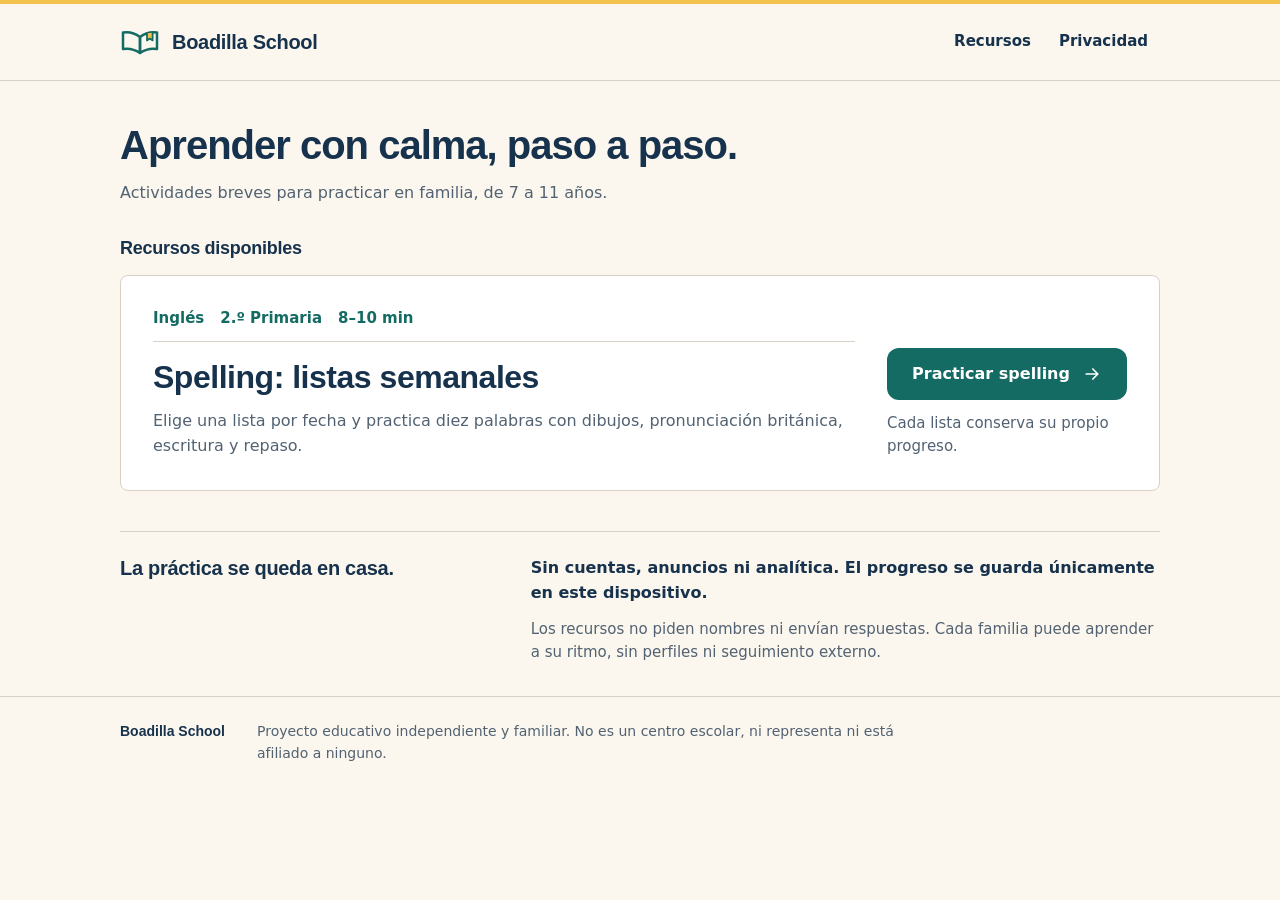
<file: index.html>
<!DOCTYPE html>
<html lang="es">
<head>
  <meta charset="utf-8">
  <meta http-equiv="Content-Security-Policy" content="default-src 'none'; style-src 'self'; img-src 'self'; font-src 'self'; connect-src 'none'; media-src 'none'; object-src 'none'; frame-src 'none'; script-src 'none'; form-action 'none'; base-uri 'none'">
  <meta name="viewport" content="width=device-width, initial-scale=1">
  <meta name="description" content="Boadilla School reúne recursos educativos breves, claros y respetuosos para aprender en familia.">
  <meta name="referrer" content="no-referrer">
  <meta name="theme-color" content="#FBF7EE">
  <meta property="og:title" content="Boadilla School · Recursos para aprender en familia">
  <meta property="og:description" content="Actividades educativas breves y claras para niñas y niños de 7 a 11 años.">
  <meta property="og:type" content="website">
  <meta property="og:locale" content="es_ES">
  <meta property="og:site_name" content="Boadilla School">
  <meta property="og:url" content="https://boadillaschool.github.io/">
  <link rel="canonical" href="https://boadillaschool.github.io/">
  <link rel="icon" href="./favicon.svg" type="image/svg+xml">
  <link rel="stylesheet" href="./styles.css">
  <title>Boadilla School · Recursos para aprender en familia</title>
</head>
<body>
  <a class="skip-link" href="#contenido">Saltar al contenido</a>

  <header class="site-header">
    <div class="site-header__inner page-shell">
      <a class="brand" href="./" aria-label="Boadilla School, inicio">
        <svg class="brand__mark" viewBox="0 0 40 32" width="40" height="32" aria-hidden="true">
          <path d="M3 6.5c6-1.1 11.6.4 17 4.5v16c-5.2-3.6-10.8-5-17-4V6.5Z" fill="none" stroke="#146B63" stroke-width="2.5" stroke-linecap="round" stroke-linejoin="round"/>
          <path d="M37 6.5c-6-1.1-11.6.4-17 4.5v16c5.2-3.6 10.8-5 17-4V6.5Z" fill="none" stroke="#146B63" stroke-width="2.5" stroke-linecap="round" stroke-linejoin="round"/>
          <path d="M27 7.2v7.2l2.8-1.8 2.8 1.8V6.8" fill="#F2C14E" stroke="#146B63" stroke-width="1.8" stroke-linecap="round" stroke-linejoin="round"/>
        </svg>
        <span class="brand__name">Boadilla School</span>
      </a>

      <nav class="primary-nav" aria-label="Navegación principal">
        <ul>
          <li><a href="#recursos">Recursos</a></li>
          <li><a href="#privacidad">Privacidad</a></li>
        </ul>
      </nav>
    </div>
  </header>

  <main id="contenido" tabindex="-1">
    <header class="intro page-shell">
      <h1>Aprender con calma, paso a paso.</h1>
      <p class="intro__lede">Actividades breves para practicar en familia, de 7 a 11 años.</p>
    </header>

    <section class="resources-section page-shell" id="recursos" aria-labelledby="resources-title">
      <div class="section-heading">
        <h2 id="resources-title">Recursos disponibles</h2>
      </div>

      <div class="resource-list">
        <article class="resource-card" id="ingles" aria-labelledby="spelling-title">
          <div class="resource-card__content">
            <!-- Explicit list semantics help VoiceOver when CSS hides list markers. -->
            <!-- [html-validate-disable-next no-redundant-role] -->
            <ul class="resource-card__meta" role="list" aria-label="Materia, nivel y duración">
              <li>Inglés</li>
              <li>2.º Primaria</li>
              <li>8–10 min</li>
            </ul>
            <h3 id="spelling-title"><span lang="en">Spelling</span>: listas semanales</h3>
            <p id="spelling-description">Elige una lista por fecha y practica diez palabras con dibujos, pronunciación británica, escritura y repaso.</p>
          </div>
          <div class="resource-card__action">
            <a class="button button--primary resource-link" href="/spelling/" aria-describedby="spelling-description">
              <span>Practicar <span lang="en">spelling</span></span>
              <svg viewBox="0 0 24 24" width="20" height="20" aria-hidden="true" focusable="false">
                <path d="M5 12h14m-6-6 6 6-6 6" fill="none" stroke="currentColor" stroke-width="2" stroke-linecap="round" stroke-linejoin="round"/>
              </svg>
            </a>
            <p class="resource-card__note">Cada lista conserva su propio progreso.</p>
          </div>
        </article>
      </div>
    </section>

    <section class="privacy-section page-shell" id="privacidad" aria-labelledby="privacy-title">
      <h2 id="privacy-title">La práctica se queda en casa.</h2>
      <div class="privacy-section__copy">
        <p class="privacy-promise">Sin cuentas, anuncios ni analítica. El progreso se guarda únicamente en este dispositivo.</p>
        <p>Los recursos no piden nombres ni envían respuestas. Cada familia puede aprender a su ritmo, sin perfiles ni seguimiento externo.</p>
      </div>
    </section>
  </main>

  <footer class="site-footer">
    <div class="site-footer__inner page-shell">
      <p class="site-footer__brand">Boadilla School</p>
      <p>Proyecto educativo independiente y familiar. No es un centro escolar, ni representa ni está afiliado a ninguno.</p>
    </div>
  </footer>
</body>
</html>
</file>
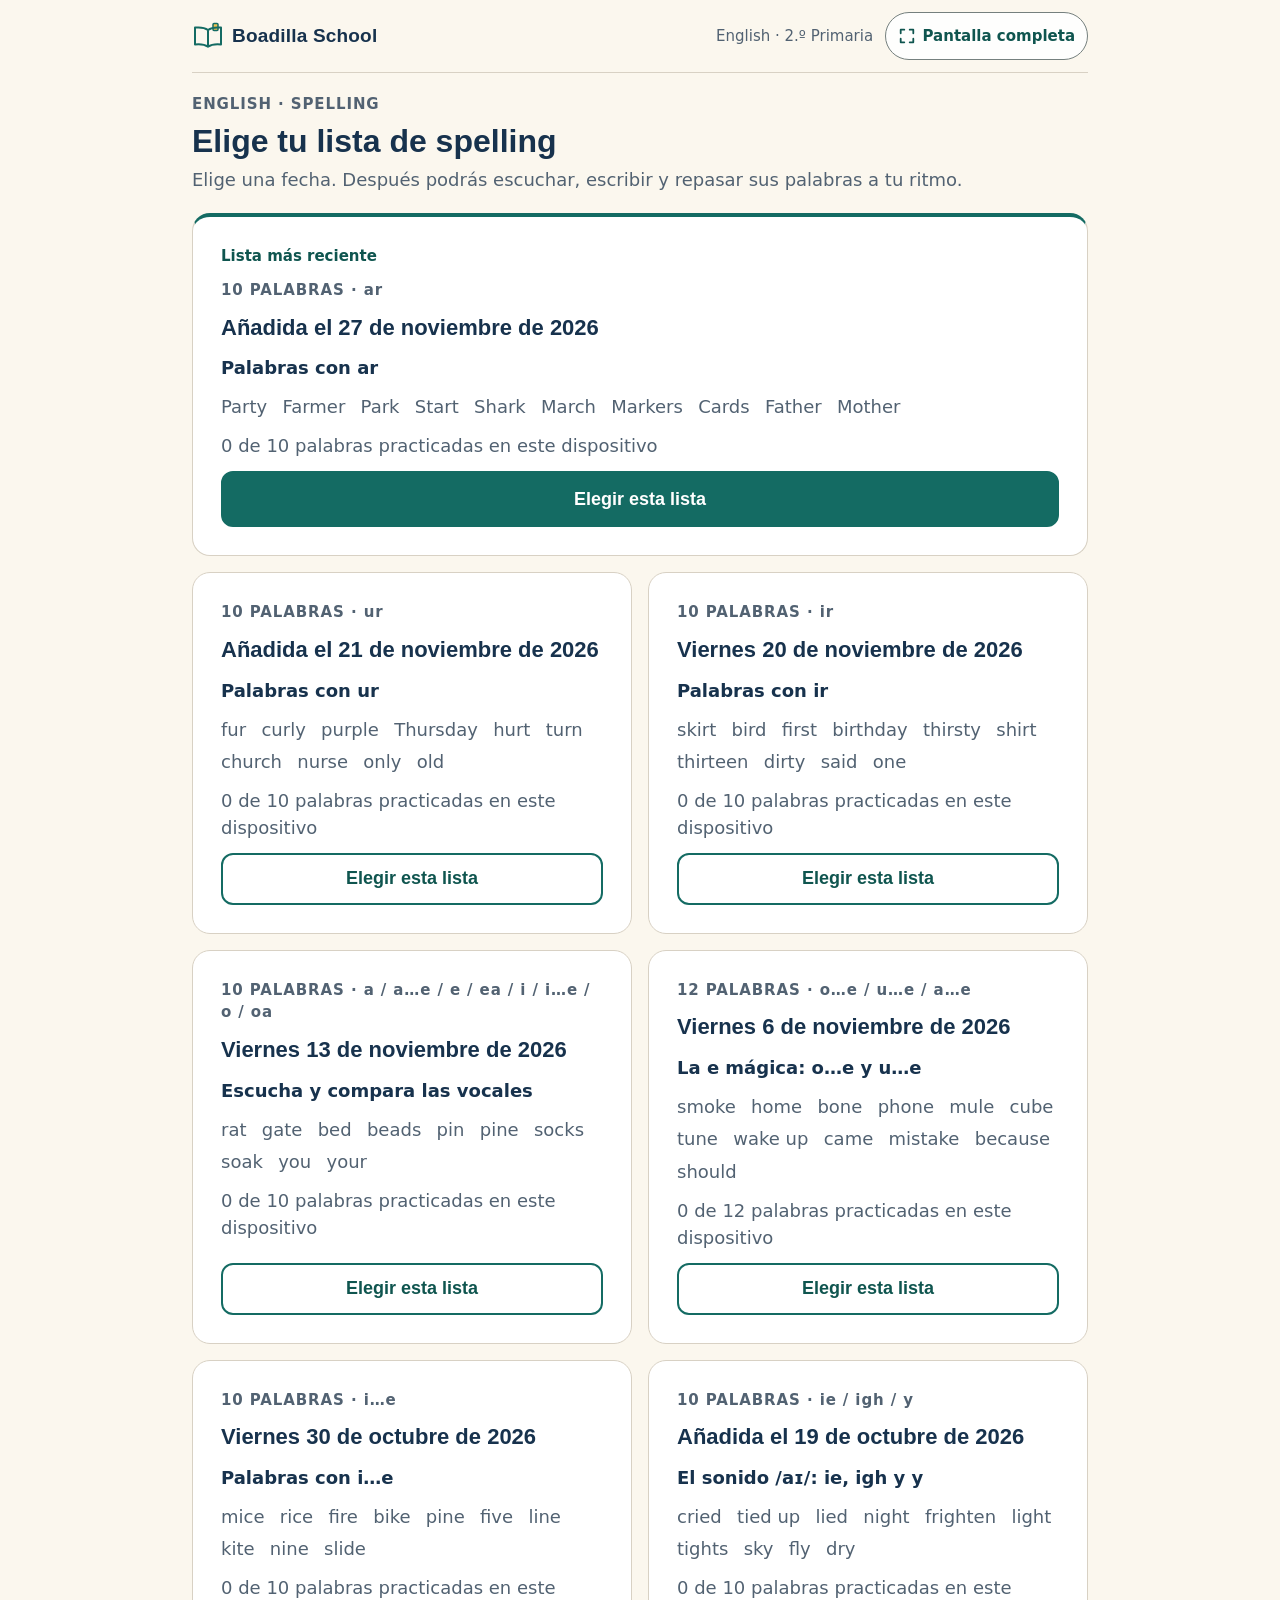
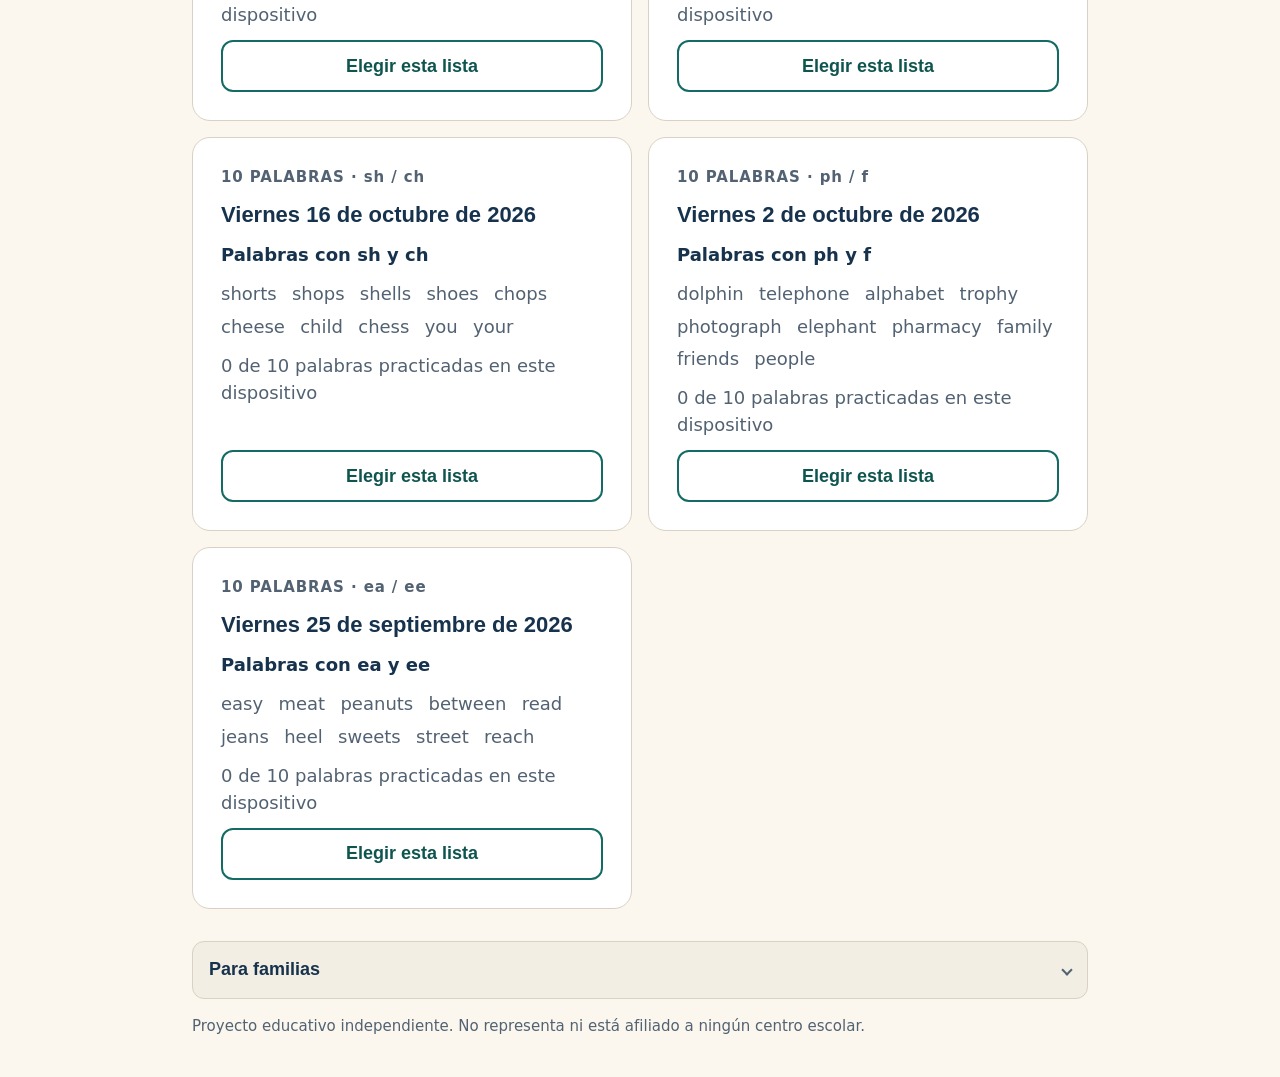
<file: spelling/index.html>
<!DOCTYPE html>
<html lang="es">
<head>
  <meta charset="utf-8">
  <meta name="viewport" content="width=device-width, initial-scale=1, viewport-fit=cover">
  <meta http-equiv="Content-Security-Policy" content="default-src 'self'; script-src 'self'; style-src 'self'; img-src 'self' data:; media-src 'self'; connect-src 'none'; object-src 'none'; base-uri 'none'; form-action 'self'">
  <meta name="referrer" content="no-referrer">
  <meta name="robots" content="noindex,nofollow,noarchive">
  <meta name="color-scheme" content="light">
  <meta name="theme-color" content="#FBF7EE">
  <meta name="description" content="Boadilla School: elige tu lista semanal de spelling y practica inglés con dibujos, pronunciación y escritura.">
  <title>Boadilla School · Spelling</title>
  <link rel="icon" href="data:,">
  <link rel="stylesheet" href="styles.css">
  <link rel="canonical" href="https://boadillaschool.github.io/spelling/">
  <script type="module" src="site-routing.js"></script>
  <script type="module" src="app.js"></script>
</head>
<body>
  <a class="skip-link" href="#main">Saltar al contenido</a>
  <div class="app" id="app">
    <header class="brand-bar">
      <a class="lockup" href="/" aria-label="Boadilla School, inicio">
        <svg class="lockup-mark" viewBox="0 0 32 28" width="32" height="28" aria-hidden="true" focusable="false">
          <rect class="lockup-tab" x="21" y="1.5" width="5" height="7" rx="1" stroke="currentColor" stroke-width="1.5"/>
          <path d="M16 8C13 5.8 8.5 5 3 5.6V22.4C8.5 21.8 13 22.6 16 24.8C19 22.6 23.5 21.8 29 22.4V5.6C23.5 5 19 5.8 16 8ZM16 8V24.8" fill="none" stroke="currentColor" stroke-width="2" stroke-linecap="round" stroke-linejoin="round"/>
        </svg>
        <span class="wordmark">Boadilla School</span>
      </a>
      <div class="brand-actions">
        <p class="brand-context">English · 2.º Primaria</p>
        <button type="button" class="fullscreen-toggle" id="fullscreen-toggle" aria-label="Activar pantalla completa" aria-pressed="false" hidden>
          <svg class="icon" viewBox="0 0 20 20" width="18" height="18" aria-hidden="true" focusable="false">
            <path d="M7 3H3v4M13 3h4v4M7 17H3v-4M13 17h4v-4" fill="none" stroke="currentColor" stroke-width="2" stroke-linecap="round" stroke-linejoin="round"/>
          </svg>
          <span>Pantalla completa</span>
        </button>
      </div>
    </header>

    <div class="screen-head" id="screen-head">
      <button type="button" class="back" id="back" hidden>
        <svg class="icon" viewBox="0 0 16 16" width="16" height="16" aria-hidden="true" focusable="false">
          <path d="M10 3 5 8l5 5" fill="none" stroke="currentColor" stroke-width="2" stroke-linecap="round" stroke-linejoin="round"/>
        </svg>
        <span>Inicio</span>
      </button>
      <p class="eyebrow" id="eyebrow">ENGLISH · SPELLING</p>
      <h1 id="screen-title" tabindex="-1">Elige tu lista de spelling</h1>
      <p class="module-intro" id="module-intro">Elige una fecha para practicar sus palabras.</p>
      <a class="list-picker" id="list-picker" href="./" hidden>Elegir otra lista</a>
    </div>

    <div class="progress-strip" id="progress-strip" hidden>
      <label for="progress" id="progress-label">Progreso</label>
      <progress id="progress" max="10" value="0"></progress>
    </div>

    <main id="main" class="main" tabindex="-1">
      <p class="loading">Cargando…</p>
    </main>

    <div class="actions-area" id="dock"></div>

    <div class="notices">
      <p id="audio-note" class="note" hidden></p>
      <p id="storage-note" class="note" hidden></p>
      <p id="feedback" class="sr-only" role="status" aria-live="polite" aria-atomic="true"></p>
    </div>
  </div>

  <noscript>
    <p class="noscript">Esta aplicación necesita JavaScript activado para funcionar. Actívalo en tu navegador y recarga la página.</p>
  </noscript>
</body>
</html>
</file>
<file: styles.css>
/* Boadilla School: the same book, petrol, ivory and gold; a shorter path to practice. */
:root {
  color-scheme: light;
  --canvas: #FBF7EE;
  --surface: #FFFFFF;
  --ink: #17324D;
  --muted: #526272;
  --petrol: #146B63;
  --petrol-pressed: #0F554F;
  --gold: #F2C14E;
  --warm-neutral: #F3EEE3;
  --quiet-rule: #D8D1C4;
  --heading-font: ui-rounded, "Arial Rounded MT Bold", "Trebuchet MS", sans-serif;
  --body-font: system-ui, -apple-system, BlinkMacSystemFont, "Segoe UI", Arial, sans-serif;
  /* A 4px rhythm, independent of text size so enlarged text keeps its usable measure. */
  --space-1: 4px;
  --space-2: 8px;
  --space-3: 12px;
  --space-4: 16px;
  --space-5: 20px;
  --space-6: 24px;
  --space-8: 32px;
  --space-10: 40px;
  --space-12: 48px;
  --page-gutter: 16px;
  --page-width: 1040px;
  --radius-paper: 8px;
  --radius-control: 12px;
}

*,
*::before,
*::after {
  box-sizing: border-box;
}

html {
  background: var(--canvas);
  scroll-padding-block: var(--space-6);
  scrollbar-color: var(--petrol) var(--canvas);
}

body {
  margin: 0;
  background: var(--canvas);
  color: var(--ink);
  font-family: var(--body-font);
  font-size: 1rem;
  line-height: 1.55;
  overflow-wrap: break-word;
  text-rendering: optimizeLegibility;
}

::selection {
  background: var(--gold);
  color: var(--ink);
}

svg {
  display: block;
  max-width: 100%;
}

p,
h1,
h2,
h3 {
  margin: 0;
}

h1,
h2,
h3 {
  font-family: var(--heading-font);
  line-height: 1.2;
  text-wrap: balance;
}

h1 {
  margin-bottom: var(--space-3);
  font-size: 1.75rem;
  letter-spacing: -0.025em;
}

h2 {
  font-size: 1.25rem;
  letter-spacing: -0.015em;
}

h3 {
  font-size: 1.5rem;
  letter-spacing: -0.015em;
}

a {
  color: var(--petrol);
  text-decoration-thickness: 0.1em;
  text-underline-offset: 0.2em;
}

a:hover {
  color: var(--petrol-pressed);
}

:focus-visible {
  outline: 3px solid var(--ink);
  outline-offset: 4px;
}

main:focus {
  outline: none;
}

.page-shell {
  width: min(100% - var(--page-gutter) * 2, var(--page-width));
  margin-inline: auto;
}

.skip-link {
  position: fixed;
  z-index: 20;
  top: var(--space-2);
  left: max(var(--space-2), env(safe-area-inset-left));
  display: inline-flex;
  max-width: calc(100% - var(--space-4));
  min-height: 48px;
  align-items: center;
  padding: var(--space-3) var(--space-4);
  border-radius: var(--radius-control);
  background: var(--ink);
  color: var(--surface);
  font-weight: 700;
  transform: translateY(-160%);
}

.skip-link:focus {
  color: var(--surface);
  transform: translateY(0);
}

.site-header {
  border-top: 4px solid var(--gold);
  border-bottom: 1px solid var(--quiet-rule);
}

.site-header__inner {
  display: flex;
  min-height: 76px;
  flex-wrap: wrap;
  align-items: center;
  justify-content: space-between;
  gap: var(--space-2) var(--space-6);
  padding-block: var(--space-2);
}

.brand {
  display: inline-flex;
  min-height: 48px;
  max-width: 100%;
  align-items: center;
  gap: var(--space-3);
  color: var(--ink);
  font-family: var(--heading-font);
  font-size: 1.25rem;
  font-weight: 800;
  letter-spacing: -0.015em;
  text-decoration: none;
}

.brand:hover {
  color: var(--petrol);
}

.brand__mark {
  flex: 0 0 auto;
}

.brand__name {
  min-width: 0;
}

.primary-nav ul {
  display: flex;
  flex-wrap: wrap;
  gap: var(--space-1);
  margin: 0;
  padding: 0;
  list-style: none;
}

.primary-nav a {
  display: flex;
  min-height: 48px;
  align-items: center;
  padding: var(--space-2) var(--space-3);
  border-radius: var(--radius-paper);
  color: var(--ink);
  font-size: 0.9375rem;
  font-weight: 700;
  text-decoration: none;
}

.primary-nav a:hover,
.primary-nav a:active {
  background: var(--warm-neutral);
  color: var(--petrol-pressed);
  text-decoration: underline;
}

.intro {
  padding-block: var(--space-6);
}

.intro__lede {
  max-width: 68ch;
  color: var(--muted);
  text-wrap: pretty;
}

.resources-section {
  padding-bottom: var(--space-8);
}

.section-heading {
  margin-bottom: var(--space-4);
}

.section-heading h2 {
  font-size: 1.125rem;
}

/* A linear catalogue also works when another finished resource is added. */
.resource-list {
  display: grid;
  gap: var(--space-6);
}

.resource-card {
  display: grid;
  grid-template-columns: minmax(0, 1fr);
  align-items: end;
  gap: var(--space-5) var(--space-8);
  padding: var(--space-5);
  border: 1px solid var(--quiet-rule);
  border-radius: var(--radius-paper);
  background: var(--surface);
}

.resource-card__content,
.resource-card__action {
  min-width: 0;
}

.resource-card__meta {
  display: flex;
  flex-wrap: wrap;
  gap: var(--space-1) var(--space-4);
  margin: 0 0 var(--space-4);
  padding: 0 0 var(--space-3);
  border-bottom: 1px solid var(--quiet-rule);
  color: var(--petrol);
  font-size: 0.9375rem;
  font-weight: 700;
  line-height: 1.4;
  list-style: none;
}

.resource-card h3 {
  margin-bottom: var(--space-3);
}

.resource-card__content > p {
  max-width: 68ch;
  color: var(--muted);
  text-wrap: pretty;
}

.resource-card__action {
  display: flex;
  flex-direction: column;
  align-items: stretch;
  gap: var(--space-3);
}

.resource-card__note {
  max-width: 30ch;
  color: var(--muted);
  font-size: 0.9375rem;
}

.button {
  display: inline-flex;
  min-width: 48px;
  min-height: 52px;
  max-width: 100%;
  align-items: center;
  justify-content: center;
  gap: var(--space-3);
  padding: var(--space-3) var(--space-4);
  border: 2px solid transparent;
  border-radius: var(--radius-control);
  font-size: 1rem;
  font-weight: 700;
  line-height: 1.4;
  text-align: center;
  text-decoration: none;
}

.button > span {
  min-width: 0;
}

.button > svg {
  flex: 0 0 auto;
}

.button--primary {
  background: var(--petrol);
  color: var(--surface);
}

.button--primary:hover {
  background: var(--petrol-pressed);
  color: var(--surface);
}

.button--primary:active {
  border-color: var(--ink);
  background: var(--petrol-pressed);
}

/* Trust information follows the activity, without competing paper panels. */
.privacy-section {
  display: flex;
  flex-wrap: wrap;
  gap: var(--space-4) var(--space-8);
  padding-block: var(--space-6) var(--space-8);
  border-top: 1px solid var(--quiet-rule);
}

.privacy-section h2 {
  flex: 1 1 16rem;
}

.privacy-section__copy {
  flex: 2 1 24rem;
  min-width: 0;
  max-width: 68ch;
}

.privacy-promise {
  margin-bottom: var(--space-3);
  font-weight: 600;
}

.privacy-section__copy p:last-child {
  color: var(--muted);
  font-size: 0.9375rem;
}

.site-footer {
  border-top: 1px solid var(--quiet-rule);
}

.site-footer__inner {
  display: flex;
  flex-wrap: wrap;
  align-items: baseline;
  gap: var(--space-2) var(--space-8);
  padding-block: var(--space-6) max(var(--space-8), env(safe-area-inset-bottom));
  color: var(--muted);
  font-size: 0.875rem;
}

.site-footer__brand {
  color: var(--ink);
  font-family: var(--heading-font);
  font-weight: 800;
}

.site-footer__inner p:last-child {
  flex: 1 1 32rem;
  max-width: 75ch;
}

.error-page {
  display: flex;
  min-height: 100vh;
  min-height: 100svh;
  flex-direction: column;
}

.error-main {
  display: flex;
  flex: 1;
  align-items: center;
  padding-block: var(--space-10);
}

.error-card {
  width: min(100%, 44rem);
  padding: var(--space-5);
  border: 1px solid var(--quiet-rule);
  border-radius: var(--radius-paper);
  background: var(--surface);
}

.error-card > p {
  max-width: 60ch;
  margin-bottom: var(--space-6);
  color: var(--muted);
}

@media (min-width: 48rem) {
  :root {
    --page-gutter: 24px;
  }

  h1 {
    font-size: 2.5rem;
  }

  .intro {
    padding-block: var(--space-10) var(--space-8);
  }

  .resource-card,
  .error-card {
    padding: var(--space-8);
  }

  .resource-card h3 {
    font-size: 2rem;
  }

  .resource-card__action {
    align-items: flex-start;
  }

  .resources-section {
    padding-bottom: var(--space-10);
  }
}

@media (min-width: 64rem) {
  .resource-card {
    grid-template-columns: minmax(0, 1fr) minmax(0, 15rem);
  }

  .resource-card__action {
    align-items: stretch;
  }
}

@media (max-width: 39.99rem) {
  .primary-nav {
    width: 100%;
    border-top: 1px solid var(--quiet-rule);
  }

  .primary-nav li {
    flex: 1 1 auto;
  }

  .primary-nav a {
    justify-content: center;
  }
}

@media (max-height: 37.5rem) and (orientation: landscape) {
  .intro,
  .error-main {
    padding-block: var(--space-5);
  }
}

/* No animation or smooth scrolling: reduced-motion is also the default experience. */
@media (forced-colors: active) {
  .button {
    border-color: ButtonText;
  }
}
</file>
<file: spelling/styles.css>
/* Boadilla School visual system: shared design values first, then layout, then screens. */

:root {
  --canvas: #fbf7ee;
  --surface: #ffffff;
  --surface-2: #f3eee3;
  --ink: #17324d;
  --muted: #526272;
  --petrol: #146b63;
  --petrol-pressed: #0f554f;
  --gold: #f2c14e;
  --success: #287a52;
  --success-soft: #e4f3ea;
  --retry: #8a5a00;
  --retry-soft: #fff2c8;
  --danger: #b1433b;
  --danger-soft: #fbe8e5;
  --border: #75807e;
  --rule: #d8d1c4;
  --font-head: ui-rounded, "Arial Rounded MT Bold", "Trebuchet MS", sans-serif;
  --font-body: system-ui, -apple-system, "Segoe UI", Roboto, "Helvetica Neue", Arial, sans-serif;
  --font-word: Verdana, "DejaVu Sans", sans-serif;
  --radius-card: 18px;
  --radius-control: 12px;
  --shadow-card: 0 1px 2px rgba(23, 50, 77, 0.08), 0 8px 24px rgba(23, 50, 77, 0.07);
  --shadow-lift: 0 14px 36px rgba(23, 50, 77, 0.12);
  --sky-soft: #eaf4fb;
  --aqua-soft: #def3ef;
  --coral: #e76f51;
  --coral-soft: #fff0e8;
  --touch: 3rem;
  --gutter: 1rem;
  --visual-viewport-height: 100dvh;
  --keyboard-inset: 0px;
}

*,
*::before,
*::after {
  box-sizing: border-box;
}

[hidden] {
  display: none !important;
}

html {
  -webkit-text-size-adjust: 100%;
  text-size-adjust: 100%;
}

body {
  margin: 0;
  min-height: var(--visual-viewport-height);
  background: var(--canvas);
  color: var(--ink);
  font-family: var(--font-body);
  font-size: 1.0625rem;
  line-height: 1.5;
  overflow-wrap: anywhere;
}

h1,
h2,
h3 {
  margin: 0;
  font-family: var(--font-head);
  line-height: 1.2;
}

p {
  margin: 0;
}

button,
input,
textarea,
summary {
  font: inherit;
  color: inherit;
}

:focus-visible {
  outline: 3px solid var(--ink);
  outline-offset: 2px;
  box-shadow: 0 0 0 6px var(--gold);
}

[tabindex="-1"]:focus,
[tabindex="-1"]:focus-visible {
  outline: none;
  box-shadow: none;
}

.sr-only {
  position: absolute;
  width: 1px;
  height: 1px;
  margin: -1px;
  padding: 0;
  overflow: hidden;
  clip: rect(0, 0, 0, 0);
  white-space: nowrap;
  border: 0;
}

/* Shell: one calm column, 720px at most, exercise card 640px at most. */

.app {
  display: flex;
  flex-direction: column;
  min-height: 100vh;
  min-height: 100dvh;
  min-height: var(--visual-viewport-height);
  max-width: 64rem;
  margin-inline: auto;
  padding-left: max(var(--gutter), env(safe-area-inset-left));
  padding-right: max(var(--gutter), env(safe-area-inset-right));
  padding-bottom: calc(1.5rem + env(safe-area-inset-bottom));
}

.app > * {
  width: 100%;
  max-width: 56rem;
  margin-inline: auto;
}

.skip-link {
  position: fixed;
  z-index: 30;
  top: max(8px, env(safe-area-inset-top));
  left: max(8px, env(safe-area-inset-left));
  display: inline-flex;
  align-items: center;
  min-height: 48px;
  max-width: calc(100% - 16px);
  padding: 12px 16px;
  border-radius: var(--radius-control);
  background: var(--ink);
  color: var(--surface);
  font-weight: 700;
  transform: translateY(calc(-100% - max(8px, env(safe-area-inset-top)) - 8px));
}

.skip-link:focus {
  transform: translateY(0);
}

/* Brand bar */

.brand-bar {
  display: flex;
  flex-wrap: wrap;
  align-items: center;
  justify-content: space-between;
  gap: 0.25rem 1rem;
  padding-top: max(0.75rem, env(safe-area-inset-top));
  padding-bottom: 0.75rem;
  border-bottom: 1px solid var(--rule);
}

.lockup {
  display: flex;
  min-height: 48px;
  max-width: 100%;
  align-items: center;
  gap: 0.5rem;
  color: var(--petrol);
  text-decoration: none;
}

.lockup-mark {
  flex: none;
}

.lockup-tab {
  fill: var(--gold);
}

.wordmark {
  color: var(--ink);
  font-family: var(--font-head);
  font-size: 1.1875rem;
  font-weight: 700;
  letter-spacing: 0.01em;
}

.brand-context {
  color: var(--muted);
  font-size: 0.9375rem;
}

.brand-actions {
  display: flex;
  align-items: center;
  justify-content: flex-end;
  gap: 0.75rem;
}

.fullscreen-toggle {
  display: inline-flex;
  align-items: center;
  gap: 0.4rem;
  min-height: 3rem;
  padding: 0.35rem 0.75rem;
  border: 1px solid var(--border);
  border-radius: 999px;
  background: rgba(255, 255, 255, 0.88);
  color: var(--petrol-pressed);
  font-size: 0.9375rem;
  font-weight: 750;
  cursor: pointer;
}

.fullscreen-toggle:hover,
.fullscreen-toggle:active,
.fullscreen-toggle[aria-pressed="true"] {
  border-color: var(--petrol);
  background: var(--aqua-soft);
}

/* Screen heading */

.screen-head {
  display: grid;
  justify-items: start;
  gap: 0.375rem;
  padding-top: 1.25rem;
}

.eyebrow {
  color: var(--muted);
  font-size: 0.9375rem;
  font-weight: 700;
  letter-spacing: 0.06em;
}

.screen-head h1 {
  font-size: 1.75rem;
  color: var(--ink);
}

.module-intro {
  color: var(--muted);
}

.back {
  display: inline-flex;
  align-items: center;
  gap: 0.375rem;
  min-height: var(--touch);
  margin-bottom: 0.25rem;
  padding: 0 1rem 0 0.75rem;
  border: 1px solid var(--border);
  border-radius: var(--radius-control);
  background: var(--surface);
  font-weight: 700;
  cursor: pointer;
}

.back:hover,
.back:active {
  background: var(--surface-2);
}

.icon {
  flex: none;
}

/* Progress */

.progress-strip {
  padding-top: 1rem;
}

.progress-strip label,
.avance-line {
  display: block;
  margin-bottom: 0.375rem;
}

.progress-strip label {
  color: var(--muted);
  font-size: 0.9375rem;
  font-weight: 700;
}

progress {
  display: block;
  width: 100%;
  height: 0.75rem;
  border: 0;
  border-radius: 999px;
  background: var(--rule);
  color: var(--petrol);
  accent-color: var(--petrol);
  -webkit-appearance: none;
  appearance: none;
  overflow: hidden;
}

progress::-webkit-progress-bar {
  background: var(--rule);
}

progress::-webkit-progress-value {
  background: var(--petrol);
}

progress::-moz-progress-bar {
  background: var(--petrol);
}

.lesson-catalog {
  display: grid;
  grid-template-columns: repeat(auto-fit, minmax(min(100%, 20rem), 1fr));
  gap: 1rem;
}
.card.lesson-card {
  display: flex;
  flex-direction: column;
  gap: 0.75rem;
  width: 100%;
  max-width: none;
  min-width: 0;
  margin: 0;
  border-color: var(--rule);
  background: var(--surface);
  box-shadow: none;
}
.card.lesson-card--latest {
  grid-column: 1 / -1;
  border-top: 4px solid var(--petrol);
}
.lesson-recency {
  color: var(--petrol-pressed);
  font-size: 0.9375rem;
  font-weight: 700;
}
.lesson-card h2 { font-size: 1.375rem; line-height: 1.3; }
.lesson-topic { font-weight: 700; }
.lesson-preview { display: flex; flex-wrap: wrap; gap: 0.3em 0.85em; color: var(--muted); }
.lesson-preview span { font-family: var(--font-word); white-space: nowrap; }
.lesson-open { display: flex; align-items: center; justify-content: center; text-decoration: none; text-align: center; }
.lesson-card .lesson-open { flex: none; margin-top: auto; }
.list-picker { display: inline-flex; align-items: center; min-height: 3rem; margin-top: 0.5rem; color: var(--petrol-pressed); font-weight: 700; }
.catalog-disclaimer { margin-top: 1rem; color: var(--muted); font-size: 0.9375rem; }

.main {
  padding-top: 1.25rem;
}

.loading {
  color: var(--muted);
}

/* Feedback next to the work; system notes stay quiet */

.feedback {
  padding: 0.625rem 0.875rem;
  border-left: 4px solid var(--border);
  border-radius: var(--radius-control);
  background: var(--surface-2);
  font-size: 1rem;
}

.feedback:empty {
  display: none;
}

.feedback.is-reserved:empty {
  display: block;
  visibility: hidden;
}

.feedback.is-reserved {
  min-height: 3.5rem;
}

.feedback[data-tone="success"] {
  border-left-color: var(--success);
  background: var(--success-soft);
}

.feedback[data-tone="retry"] {
  border-left-color: var(--retry);
  background: var(--retry-soft);
}

.feedback[data-tone="blocking"] {
  border-left-color: var(--danger);
  background: var(--danger-soft);
}

.notices {
  display: grid;
  gap: 0.25rem;
  margin-top: 1rem;
}

.note {
  color: var(--muted);
  font-size: 0.9375rem;
}

/* Cards and actions */

.card {
  display: grid;
  gap: 1rem;
  max-width: 44rem;
  margin-inline: auto;
  padding: 1.25rem;
  border: 1px solid rgba(117, 128, 126, 0.42);
  border-radius: var(--radius-card);
  background: rgba(255, 255, 255, 0.96);
  box-shadow: var(--shadow-card);
}

body[data-view="home"] .card {
  max-width: 56rem;
}

.actions-area {
  display: flex;
  flex-wrap: wrap;
  gap: 0.75rem;
  margin-top: 1rem;
  padding: 0.5rem;
  border-radius: calc(var(--radius-control) + 4px);
  background: rgba(251, 247, 238, 0.94);
}

.actions-area:empty {
  display: none;
}

.audio-controls {
  display: flex;
  flex-wrap: wrap;
  align-items: center;
  justify-content: center;
  gap: 0.5rem;
  max-width: 100%;
}

.btn {
  flex: 1 1 10rem;
  min-height: 3.5rem;
  padding: 0.5rem 1.25rem;
  border: 2px solid var(--petrol);
  border-radius: var(--radius-control);
  background: var(--petrol);
  color: #ffffff;
  font-family: var(--font-head);
  font-size: 1.125rem;
  font-weight: 700;
  cursor: pointer;
  transition: background-color 0.12s;
}

.btn:hover,
.btn:active {
  border-color: var(--petrol-pressed);
  background: var(--petrol-pressed);
}

.btn:disabled {
  border-color: var(--rule);
  background: var(--surface-2);
  color: var(--muted);
  cursor: not-allowed;
}

.btn-secondary {
  flex: 0 1 auto;
  min-height: 3.25rem;
  border-color: var(--petrol);
  background: var(--surface);
  color: var(--petrol-pressed);
}

.btn-secondary:hover,
.btn-secondary:active {
  border-color: var(--petrol-pressed);
  background: var(--surface-2);
  color: var(--petrol-pressed);
}

.btn-secondary:disabled {
  border-color: var(--rule);
  background: var(--surface-2);
  color: var(--muted);
}

.btn-audio {
  min-width: min(100%, 13rem);
}

.btn-audio[data-speaking="true"] {
  background: var(--surface-2);
}

.btn-link {
  min-height: var(--touch);
  padding: 0.25rem 0;
  border: 0;
  background: transparent;
  color: var(--petrol-pressed);
  font-weight: 700;
  text-align: left;
  text-decoration: underline;
  text-underline-offset: 0.2em;
  cursor: pointer;
}

.btn-danger {
  border-color: var(--danger);
  background: var(--danger);
}

.btn-danger:hover,
.btn-danger:active {
  border-color: #8f342d;
  background: #8f342d;
}

/* Home */

.word-selection {
  gap: 0.75rem;
  padding: min(1.25rem, 20px);
}

.word-selection h2 {
  font-size: 1.5rem;
}

.word-selection > .btn {
  padding-inline: min(1.25rem, 20px);
}

.word-choices {
  display: flex;
  flex-wrap: wrap;
  gap: 0.5rem;
  min-width: 0;
  margin: 0;
  padding: 0;
  border: 0;
}

.word-option {
  display: flex;
  flex: 1 1 calc(50% - 0.25rem);
  align-items: center;
  gap: 0.5rem;
  min-width: max-content;
  min-height: 3.25rem;
  padding: 0.5rem;
  border: 2px solid var(--border);
  border-radius: var(--radius-control);
  background: var(--surface);
  font-family: var(--font-word);
  font-size: 1rem;
  cursor: pointer;
}

.word-option:has(input:checked) {
  border-color: var(--petrol);
  background: var(--success-soft);
}

.word-option input {
  flex: none;
  width: 20px;
  height: 20px;
  margin: 0;
  accent-color: var(--petrol);
  cursor: pointer;
}

.word-option span {
  white-space: nowrap;
}

.selection-count {
  font-weight: 700;
}

.selection-tools {
  display: flex;
  flex-wrap: wrap;
  gap: 0.5rem;
}

.selection-tools .btn {
  flex: 1 1 auto;
  min-height: var(--touch);
  padding: 0.25rem 0.5rem;
  font-size: 1rem;
}

.mission {
  gap: 0.5rem;
}

.mission h2 {
  font-size: 1.5rem;
}

.mission .meta {
  color: var(--muted);
  font-weight: 700;
}

.mission .btn {
  flex: none;
  width: 100%;
  margin-top: 0.5rem;
}

.home-section {
  display: grid;
  gap: 0.75rem;
  margin-top: 2rem;
}

.home-section h2 {
  font-size: 1.25rem;
}

.avance-line {
  margin-bottom: 0;
}

.muted {
  color: var(--muted);
}

.modes {
  margin: 0;
  padding: 0;
  list-style: none;
}

.modes li {
  border-top: 1px solid var(--rule);
}

.modes li:last-child {
  border-bottom: 1px solid var(--rule);
}

.mode-row {
  display: grid;
  grid-template-columns: 1fr auto;
  gap: 0 0.75rem;
  align-items: center;
  width: 100%;
  min-height: 4rem;
  padding: 0.5rem 0.25rem;
  border: 0;
  background: transparent;
  text-align: left;
  cursor: pointer;
}

.mode-row:hover,
.mode-row:active {
  background: var(--surface-2);
}

.mode-row:disabled {
  color: var(--muted);
  cursor: not-allowed;
}

.mode-name {
  font-family: var(--font-head);
  font-size: 1.1875rem;
  font-weight: 700;
}

.mode-desc {
  grid-column: 1;
  color: var(--muted);
  font-size: 0.9375rem;
}

.mode-go {
  grid-row: 1 / span 2;
  grid-column: 2;
  color: var(--petrol);
}

/* Para familias (native details) */

.families {
  margin-top: 2rem;
  border: 1px solid var(--rule);
  border-radius: var(--radius-control);
  background: var(--surface-2);
}

.families summary {
  display: flex;
  align-items: center;
  justify-content: space-between;
  gap: 0.75rem;
  min-height: 3.5rem;
  padding: 0.5rem 1rem;
  font-family: var(--font-head);
  font-weight: 700;
  cursor: pointer;
  list-style: none;
}

.families summary::-webkit-details-marker {
  display: none;
}

.families summary::after {
  content: "";
  flex: none;
  width: 0.5rem;
  height: 0.5rem;
  border-right: 2px solid var(--muted);
  border-bottom: 2px solid var(--muted);
  transform: rotate(45deg);
}

.families[open] summary::after {
  transform: rotate(-135deg);
}

.families-body {
  display: grid;
  gap: 0.75rem;
  padding: 0 1rem 1rem;
  font-size: 1rem;
}

.families-body h3 {
  font-size: 1rem;
}

.confirm {
  display: grid;
  gap: 0.75rem;
  padding: 0.875rem;
  border: 2px solid var(--danger);
  border-radius: var(--radius-control);
  background: var(--danger-soft);
}

.confirm p {
  font-weight: 700;
}

.confirm .actions {
  display: flex;
  flex-wrap: wrap;
  gap: 0.75rem;
}

.confirm .btn {
  flex: 1 1 8rem;
}

/* Exercises */

.step-title {
  font-size: 1.375rem;
}

.step-help {
  margin-top: -0.5rem;
  color: var(--muted);
}

.stage {
  display: grid;
  container-type: inline-size;
  inline-size: 100%;
  min-inline-size: 0;
  gap: 0.75rem;
  justify-items: center;
  padding: 0.5rem 0;
  text-align: center;
}

.word-picture {
  width: min(100%, 256px);
  margin: 0;
}

.word-picture img {
  display: block;
  width: 100%;
  height: auto;
  aspect-ratio: 8 / 5;
  object-fit: contain;
}

@media (max-height: 32rem) {
  .word-picture {
    width: min(100%, 160px);
  }
}

.cue {
  font-size: 1.125rem;
}

.cue-label {
  color: var(--muted);
}

.cue strong {
  font-family: var(--font-head);
  font-size: 1.5rem;
}

.cue-slot:empty {
  display: none;
}

.cue-slot {
  display: grid;
  justify-items: center;
}

.word {
  --word-size: clamp(2.5rem, 12vw, 3.75rem);
  display: inline-block;
  font-family: var(--font-word);
  /* Keep a spelling word intact even when surrounding UI text is enlarged. */
  font-size: min(var(--word-size), var(--word-fit, 20cqi));
  font-weight: 700;
  letter-spacing: 0.03em;
  line-height: 1.2;
  white-space: nowrap;
}

.pattern {
  padding: 0 0.06em;
  border-radius: 0.2em;
  background: var(--gold);
  color: var(--ink);
  text-decoration: underline;
  text-decoration-color: var(--petrol);
  text-decoration-thickness: 0.07em;
  text-underline-offset: 0.12em;
}

.sentence {
  font-size: 1.1875rem;
}

.hidden-word {
  color: var(--muted);
}

.family {
  display: grid;
  gap: 0.5rem;
}

.family-buttons {
  display: flex;
  flex-wrap: wrap;
  gap: 0.75rem;
}

.chip {
  min-width: 5.5rem;
  min-height: 3.25rem;
  padding: 0.25rem 1.25rem;
  border: 2px solid var(--border);
  border-radius: var(--radius-control);
  background: var(--surface);
  font-family: var(--font-word);
  font-size: 1.375rem;
  font-weight: 700;
  cursor: pointer;
}

.chip:hover,
.chip:active {
  background: var(--surface-2);
}

.chip[aria-pressed="true"] {
  border-color: var(--petrol);
  background: var(--petrol);
  color: #ffffff;
}

.chip[aria-disabled="true"][aria-pressed="false"] {
  border-color: var(--rule);
  color: var(--muted);
  cursor: default;
}

.answer {
  display: grid;
  gap: 0.5rem;
}

.answer label {
  font-weight: 700;
}

.answer input {
  width: 100%;
  min-height: 3.5rem;
  padding: 0.5rem 0.875rem;
  border: 2px solid var(--border);
  border-radius: var(--radius-control);
  background: var(--surface);
  font-family: var(--font-word);
  font-size: 1.375rem;
  letter-spacing: 0.04em;
}

.answer .hint {
  color: var(--muted);
  font-size: 0.9375rem;
}

/* Input method, spelling feedback and freehand notebook */

.input-method-card {
  gap: 0.75rem;
  padding: 1rem 1.25rem;
  border-color: rgba(20, 107, 99, 0.28);
  background: linear-gradient(135deg, var(--sky-soft), rgba(255, 255, 255, 0.97));
}

.input-method-card legend {
  padding-inline: 0.25rem;
  font-family: var(--font-head);
  font-size: 1.25rem;
  font-weight: 700;
}

.input-method-options {
  display: grid;
  gap: 0.625rem;
}

.input-method-option {
  display: flex;
  align-items: center;
  gap: 0.75rem;
  min-height: 4.5rem;
  padding: 0.75rem;
  border: 2px solid var(--rule);
  border-radius: var(--radius-control);
  background: rgba(255, 255, 255, 0.9);
  cursor: pointer;
}

.input-method-option:has(input:checked) {
  border-color: var(--petrol);
  background: var(--aqua-soft);
  box-shadow: inset 0 0 0 1px var(--petrol);
}

.input-method-option input {
  flex: none;
  width: 1.35rem;
  height: 1.35rem;
  margin: 0;
  accent-color: var(--petrol);
}

.input-method-copy {
  display: grid;
  gap: 0.1rem;
}

.input-method-copy strong {
  font-family: var(--font-head);
}

.input-method-copy small {
  color: var(--muted);
}

.phonetics {
  max-inline-size: 100%;
  min-inline-size: 0;
  text-align: center;
}

.phonetics p {
  margin: 0 0 0.5rem;
  font-size: 0.875rem;
}

.phonetics .btn {
  max-inline-size: 100%;
}

.result-list li:has(.phonetics) {
  flex-wrap: wrap;
}

.result-list .phonetics {
  flex: 1 1 100%;
}

.spelling-panel {
  display: grid;
  justify-items: center;
  gap: 0.75rem;
  padding: 1rem;
  border: 1px solid rgba(20, 107, 99, 0.32);
  border-radius: var(--radius-card);
  background: linear-gradient(150deg, var(--aqua-soft), #ffffff 80%);
}

.spelling-kicker {
  color: var(--petrol-pressed);
  font-family: var(--font-head);
  font-weight: 700;
}

.spelling-letters {
  display: flex;
  flex-wrap: wrap;
  justify-content: center;
  gap: 0.3rem;
  max-width: 100%;
}

.spelling-letter {
  display: inline-grid;
  width: clamp(2rem, 8vw, 2.8rem);
  aspect-ratio: 1;
  place-items: center;
  border: 2px solid rgba(20, 107, 99, 0.34);
  border-radius: 0.65rem;
  background: var(--surface);
  color: var(--ink);
  font-family: var(--font-word);
  font-size: clamp(1.15rem, 5vw, 1.55rem);
  font-weight: 800;
  transition: transform 0.12s ease, background-color 0.12s ease, color 0.12s ease;
}

.spelling-letter[data-active="true"] {
  border-color: var(--petrol);
  background: var(--petrol);
  color: #ffffff;
  transform: translateY(-0.2rem) scale(1.08);
  box-shadow: 0 0 0 4px var(--gold);
}

.spelling-actions,
.ink-tools,
.answer-actions {
  display: flex;
  flex-wrap: wrap;
  gap: 0.625rem;
  width: 100%;
}

.spelling-actions .btn,
.ink-tools .btn,
.answer-actions .btn {
  flex: 1 1 10rem;
}

.spelling-letters-compact {
  justify-content: flex-start;
  gap: 0.15rem;
}

.spelling-letters-compact .spelling-letter {
  width: 1.65rem;
  border-width: 1px;
  border-radius: 0.4rem;
  font-size: 0.95rem;
}

.answer {
  scroll-margin-block: 5rem;
  padding: 0.875rem;
  border: 1px solid var(--rule);
  border-radius: var(--radius-control);
  background: var(--sky-soft);
}

.answer-pencil {
  border-color: rgba(231, 111, 81, 0.45);
  background: var(--coral-soft);
}

.review-return {
  justify-self: start;
  padding: 0.35rem 0.7rem;
  border-radius: 999px;
  background: var(--retry-soft);
  color: var(--retry);
  font-size: 0.9375rem;
  font-weight: 750;
}

.answer-actions {
  margin-top: 0.25rem;
}

.answer-actions .btn {
  min-height: 3.5rem;
}

.ink-pad {
  display: block;
  width: 100%;
  min-height: 13rem;
  max-height: min(22rem, 42vh);
  aspect-ratio: 16 / 7;
  border: 3px solid var(--petrol);
  border-radius: var(--radius-card);
  background: #fffef9;
  box-shadow: inset 0 2px 8px rgba(23, 50, 77, 0.08);
  cursor: crosshair;
  touch-action: none;
  user-select: none;
}

.ink-pad[data-locked="true"] {
  border-color: var(--rule);
  cursor: default;
}

.ink-help {
  color: var(--muted);
  font-size: 0.9375rem;
  text-align: center;
}

.notebook-stage {
  gap: 0.5rem;
  padding: 0;
}

.notebook-card,
.notebook-finished {
  max-width: 50rem;
}

.notebook-answer {
  display: grid;
  container-type: inline-size;
  justify-items: center;
  gap: 0.5rem;
  padding: 0.875rem;
  border-radius: var(--radius-control);
  background: var(--success-soft);
}

.notebook-rewrite,
.rewrite-body {
  display: grid;
  gap: 0.75rem;
  min-width: 0;
}

.notebook-rewrite {
  padding-top: 0.75rem;
  border-top: 1px solid var(--rule);
}

.rewrite-method {
  min-width: 0;
  margin: 0;
  padding: 0;
  border: 0;
}

.rewrite-method legend {
  margin-bottom: 0.5rem;
  font-weight: 700;
}

.rewrite-method .input-method-options {
  grid-template-columns: repeat(auto-fit, minmax(min(100%, 8rem), 1fr));
}

.rewrite-method .input-method-option {
  min-height: 3rem;
  padding: 0.5rem;
}

.keyboard-open .app {
  padding-bottom: calc(var(--keyboard-inset) + 1rem + env(safe-area-inset-bottom));
}

.keyboard-open .brand-bar {
  padding-top: max(0.25rem, env(safe-area-inset-top));
  padding-bottom: 0.25rem;
}

.keyboard-open .brand-context,
.keyboard-open .module-intro {
  display: none;
}

.keyboard-open .screen-head,
.keyboard-open .main {
  padding-top: 0.5rem;
}

.keyboard-open .card {
  gap: 0.625rem;
  padding: 0.75rem;
}

.keyboard-open .word-picture {
  width: min(100%, 8rem);
}

.keyboard-open .stage {
  gap: 0.35rem;
  padding: 0;
}

/* Mock review and results */

.review-list {
  margin: 0;
  padding: 0;
  list-style: none;
}

.review-list li {
  display: flex;
  gap: 0.75rem;
  align-items: center;
  justify-content: space-between;
  min-height: 3.5rem;
  border-top: 1px solid var(--rule);
}

.review-list li:last-child {
  border-bottom: 1px solid var(--rule);
}

.review-list .btn-secondary {
  min-height: var(--touch);
  padding: 0.25rem 1rem;
  font-size: 1rem;
}

.result-card {
  gap: 0.75rem;
}

.result-kind {
  color: var(--muted);
  font-size: 0.9375rem;
  font-weight: 700;
  letter-spacing: 0.06em;
  text-transform: uppercase;
}

.result-summary {
  font-family: var(--font-head);
  font-size: 1.375rem;
  font-weight: 700;
  line-height: 1.3;
}

.result-card .step-title {
  margin-top: 0.5rem;
  font-size: 1.125rem;
}

.result-list {
  margin: 0;
  padding: 0;
  list-style: none;
}

.result-list li {
  display: flex;
  gap: 0.75rem;
  justify-content: space-between;
  padding: 0.5rem 0;
  border-top: 1px solid var(--rule);
}

.result-list li span:first-child {
  font-family: var(--font-word);
  font-weight: 700;
}

.next-step {
  display: grid;
  gap: 0.75rem;
  margin-top: 1rem;
}

.next-step .btn {
  flex: none;
  width: 100%;
}

.share-block {
  display: grid;
  gap: 0.75rem;
  margin-top: 0.75rem;
}

.share-block .btn {
  flex: none;
  width: 100%;
}

.share-fallback textarea {
  width: 100%;
  min-height: 6rem;
  padding: 0.5rem;
  border: 2px solid var(--border);
  border-radius: var(--radius-control);
  background: var(--surface);
}

.noscript {
  margin: 1rem;
  padding: 1rem;
  border: 2px solid var(--danger);
  border-radius: var(--radius-control);
  background: var(--danger-soft);
}

/* Gutters and type scale grow with the screen */

@media (min-width: 37.5rem) {
  :root {
    --gutter: 1.5rem;
  }

  .input-method-options {
    grid-template-columns: repeat(2, minmax(0, 1fr));
  }

  .word-option {
    flex-basis: calc(20% - 0.4rem);
  }

  .card {
    padding: 1.75rem;
  }
}

@media (min-width: 52.5rem) {
  :root {
    --gutter: 2rem;
  }
}

@media (min-width: 40rem) {
  body {
    font-size: 1.125rem;
  }

  .screen-head h1 {
    font-size: 2rem;
  }

  .word {
    --word-size: 4rem;
  }
}

/* Short landscape phones */

@media (orientation: landscape) and (max-height: 32rem) {
  .brand-bar {
    padding-top: max(0.375rem, env(safe-area-inset-top));
    padding-bottom: 0.375rem;
  }

  .screen-head {
    padding-top: 0.75rem;
  }

  .main {
    padding-top: 0.75rem;
  }

  .stage {
    padding: 0;
  }

  .word {
    --word-size: 2.75rem;
  }
}

@media (max-width: 30rem) {
  .brand-context {
    display: none;
  }

  .fullscreen-toggle {
    width: 3rem;
    padding-inline: 0;
    justify-content: center;
  }

  .fullscreen-toggle span {
    display: none;
  }

  .screen-head h1 {
    font-size: 1.55rem;
  }

  /* Enlarged text needs the space; nested padding must not grow with it. */
  .app { --gutter: min(1rem, 16px); }

  .card {
    padding: min(1rem, 16px);
  }

  .spelling-panel { padding: min(1rem, 16px); }
  .notebook-answer { padding: min(0.875rem, 14px); }
  .btn { padding-inline: min(1.25rem, 20px); }

  .spelling-actions .btn {
    flex-basis: 100%;
    padding-inline: 8px;
  }
}

:fullscreen,
:-webkit-full-screen {
  background: var(--canvas);
}

/* Motion */

@media (prefers-reduced-motion: reduce) {
  *,
  *::before,
  *::after {
    animation: none !important;
    transition: none !important;
    scroll-behavior: auto !important;
  }
}
</file>
